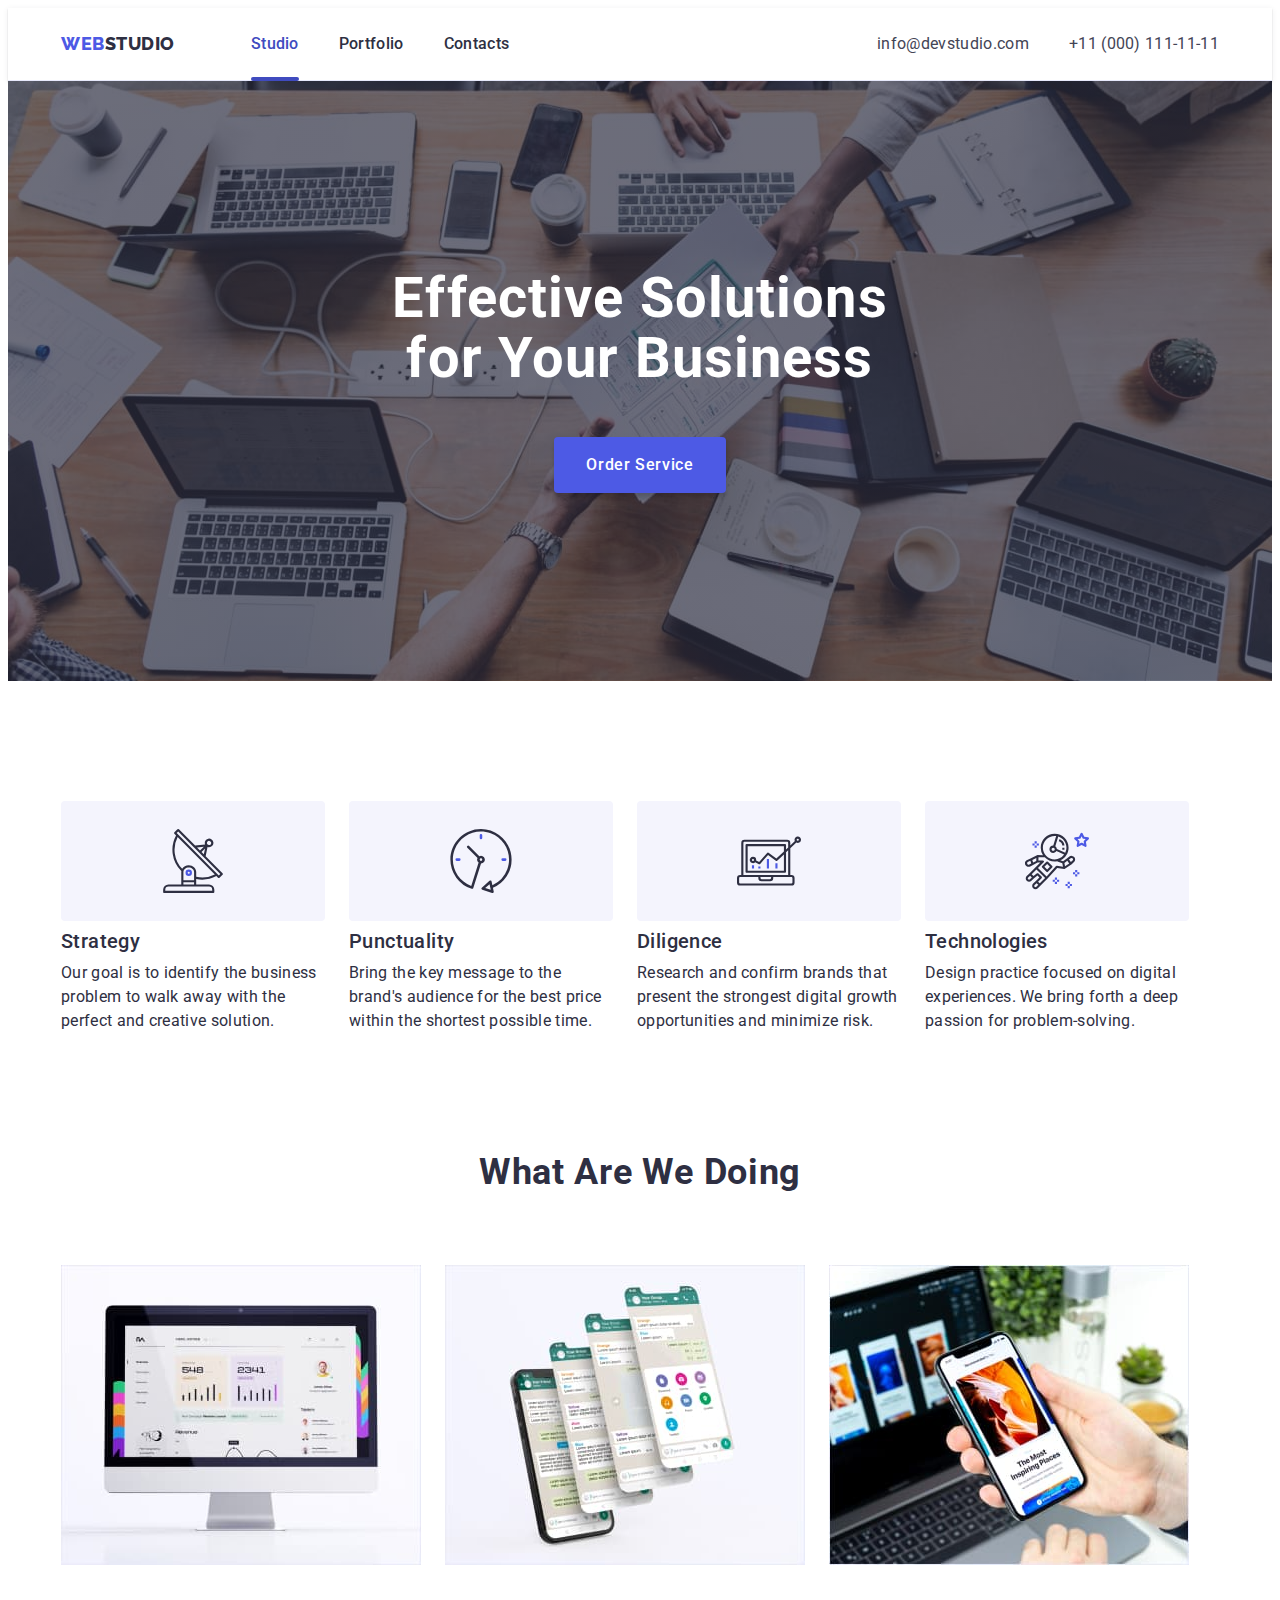
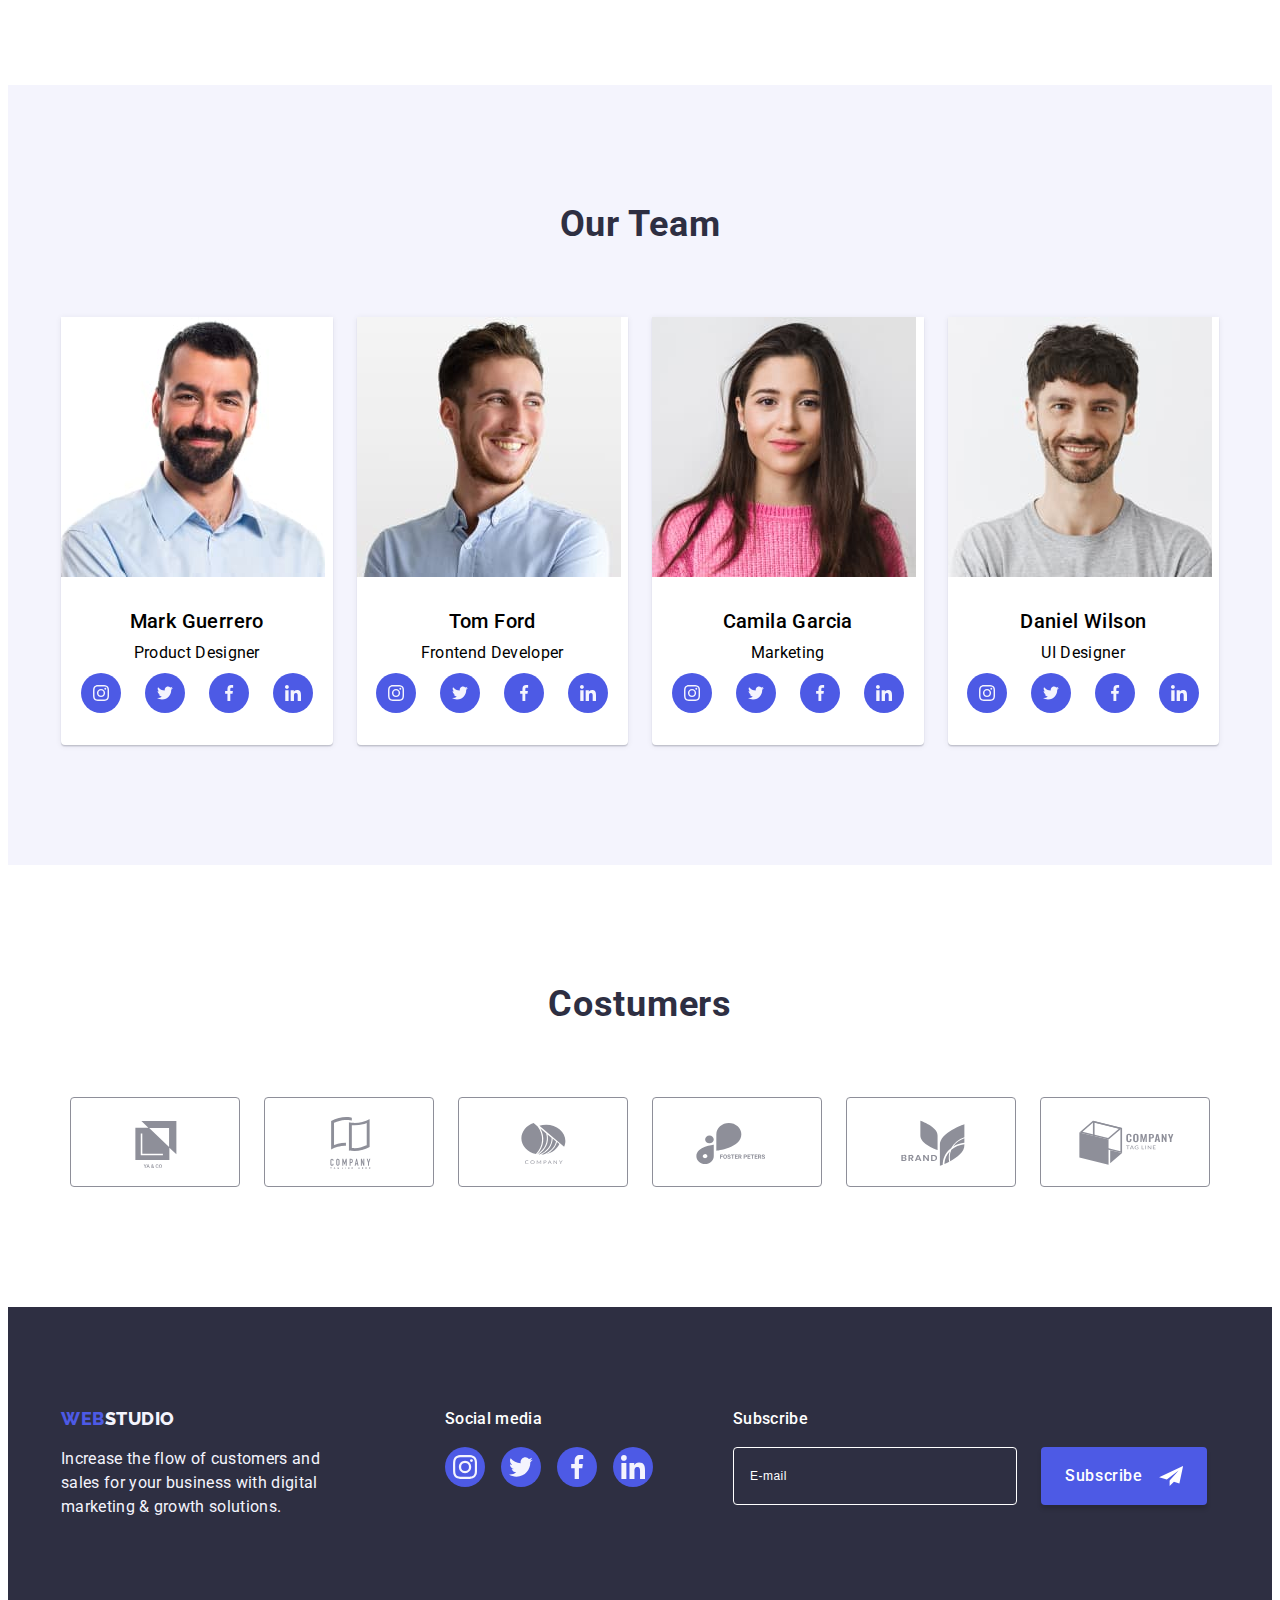
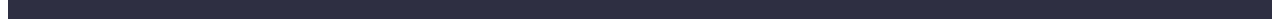
<file: index.html>
<!DOCTYPE html>
<html lang="en">

<head>
    <meta charset="UTF-8">
    <meta http-equiv="X-UA-Compatible" content="IE=edge">
    <meta name="viewport" content="width=device-width, initial-scale=1.0">
    <link rel="stylesheet" href="https://cdnjs.cloudflare.com/ajax/libs/modern-normalize/1.1.0/modern-normalize.min.css"
        integrity="sha512-wpPYUAdjBVSE4KJnH1VR1HeZfpl1ub8YT/NKx4PuQ5NmX2tKuGu6U/JRp5y+Y8XG2tV+wKQpNHVUX03MfMFn9Q=="
        crossorigin="anonymous" referrerpolicy="no-referrer" />
    <link href="https://fonts.googleapis.com/css2?family=Raleway:wght@800&family=Roboto:wght@400;500;700&display=swap"
        rel="stylesheet">
    <link rel="stylesheet" href="./css/styles.css">
    <title>Studio</title>
</head>

<body class="body">
    <header class="header">
        <div class="page-header container">
            <nav class=" main-nav">
                <a class="logo" href="./index.html">
                    <span class="logo-start">Web</span><span class="logo-header">Studio</span></a>
                <ul class="header-list list">
                    <li><a class="header-item currant-page" href="./index.html">Studio</a></li>
                    <li><a class="header-item" href="./portfolio.html">Portfolio</a></li>
                    <li><a class="header-item" href="">Contacts</a></li>

                </ul>
            </nav>

            <address class="main-address">
                <ul class="address-list list">
                    <li><a class="address-item" href="mailto:info@devstudio.com">info@devstudio.com</a></li>
                    <li><a class="address-item" href="tel:+110001111111">+11 (000) 111-11-11</a></li>
                </ul>

            </address>
        </div>


    </header>
    <main>
        <section class="hero hero-background">
            <div class="container">
                <h1 class="hero-text">Effective Solutions for Your Business</h1>
                <button class="hero-btn" type="button" data-modal-open>Order Service</button>
            </div>
        </section>
        <section class="advantages">
            <div class="container">
                <h2 hidden>Advantages</h2>
                <ul class="advantages-list list">
                    <li class="item">
                        <div class="advantages-icon"><svg width="64" height="64" class="icon">
                                <use href="./images/symbol-defs.svg#icon-satellite"></use>
                            </svg></div>
                        <h3 class="advantages-title">Strategy</h3>
                        <p class="advantages-text">Our goal is to identify the business problem to walk away with the
                            perfect and creative solution. </p>
                    </li>
                    <li class="item">
                        <div class="advantages-icon"><svg width="64" height="64" class="icon">
                                <use href="./images/symbol-defs.svg#icon-clock"></use>
                            </svg></div>
                        <h3 class="advantages-title">Punctuality</h3>
                        <p class="advantages-text">Bring the key message to the brand's audience for the best price
                            within
                            the shortest possible
                            time.</p>
                    </li>
                    <li class="item">
                        <div class="advantages-icon"><svg width="64" height="64" class="icon">
                                <use href="./images/symbol-defs.svg#icon-diagram"></use>
                            </svg></div>
                        <h3 class="advantages-title">Diligence</h3>
                        <p class="advantages-text">Research and confirm brands that present the strongest digital growth
                            opportunities and minimize
                            risk.</p>
                    </li>
                    <li class="item">
                        <div class="advantages-icon"><svg width="64" height="64" class="icon">
                                <use href="./images/symbol-defs.svg#icon-astronaut"></use>
                            </svg></div>
                        <h3 class="advantages-title">Technologies</h3>
                        <p class="advantages-text">Design practice focused on digital experiences. We bring forth a deep
                            passion for
                            problem-solving.</p>
                    </li>
                </ul>
            </div>
        </section>
        <section class="showcase">
            <div class="container">
                <h2 class="showcase-text">What are we doing</h2>
                <ul class="showcase-list list">
                    <li class="item"><img src="./images/img-example-1.jpg" alt="website-exaple" width="360"></li>
                    <li class="item"><img src="./images/img-example-2.jpg" alt="messager-example" width="360"></li>
                    <li class="item"><img src="./images/img-example-3.jpg" alt="mobile-example" width="360"></li>
                </ul>
            </div>
        </section>
        <section class="team-section">
            <div class="container">
                <h2 class="team-title">Our Team</h2>
                <ul class="team-list list">
                    <li class="item">
                        <img class="team-img" src="./images/img-team-member-1.jpg" alt="team member" width="264">
                        <h3 class="team-list-title">Mark Guerrero</h3>
                        <p class="team-list-text">Product Designer</p>
                        <ul class="social-links list">
                            <li><a href="" class="item-link"><svg class="icon" width="16" height="16">
                                        <use href="./images/symbol-defs.svg#icon-instagram"></use>
                                    </svg></a></li>
                            <li><a href="" class="item-link"><svg class="icon" width="16" height="16">
                                        <use href="./images/symbol-defs.svg#icon-twitter"></use>
                                    </svg></a></li>
                            <li><a href="" class="item-link"><svg class="icon" width="16" height="16">
                                        <use href="./images/symbol-defs.svg#icon-facebook"></use>
                                    </svg></a></li>
                            <li><a href="" class="item-link"><svg class="icon" width="16" height="16">
                                        <use href="./images/symbol-defs.svg#icon-linkedin"></use>
                                    </svg></a></li>
                        </ul>

                    </li>
                    <li class="item">
                        <img class="team-img" src="./images/img-team-member-2.jpg" alt="team member" width="264">
                        <h3 class="team-list-title">Tom Ford</h3>
                        <p class="team-list-text">Frontend Developer</p>
                        <ul class="social-links list">
                            <li><a href="" class="item-link"><svg class="icon" width="16" height="16">
                                        <use href="./images/symbol-defs.svg#icon-instagram"></use>
                                    </svg></a></li>
                            <li><a href="" class="item-link"><svg class="icon" width="16" height="16">
                                        <use href="./images/symbol-defs.svg#icon-twitter"></use>
                                    </svg></a></li>
                            <li><a href="" class="item-link"><svg class="icon" width="16" height="16">
                                        <use href="./images/symbol-defs.svg#icon-facebook"></use>
                                    </svg></a></li>
                            <li><a href="" class="item-link"><svg class="icon" width="16" height="16">
                                        <use href="./images/symbol-defs.svg#icon-linkedin"></use>
                                    </svg></a></li>
                        </ul>
                    </li>
                    <li class="item">
                        <img class="team-img" src="./images/img-team-member-3.jpg" alt="team member" width="264">
                        <h3 class="team-list-title">Camila Garcia</h3>
                        <p class="team-list-text">Marketing</p>
                        <ul class="social-links list">
                            <li><a href="" class="item-link"><svg class="icon" width="16" height="16">
                                        <use href="./images/symbol-defs.svg#icon-instagram"></use>
                                    </svg></a></li>
                            <li><a href="" class="item-link"><svg class="icon" width="16" height="16">
                                        <use href="./images/symbol-defs.svg#icon-twitter"></use>
                                    </svg></a></li>
                            <li><a href="" class="item-link"><svg class="icon" width="16" height="16">
                                        <use href="./images/symbol-defs.svg#icon-facebook"></use>
                                    </svg></a></li>
                            <li><a href="" class="item-link"><svg class="icon" width="16" height="16">
                                        <use href="./images/symbol-defs.svg#icon-linkedin"></use>
                                    </svg></a></li>
                        </ul>
                    </li>
                    <li class="item">
                        <img class="team-img" src="./images/img-team-member-4.jpg" alt="team member" width="264">
                        <h3 class="team-list-title">Daniel Wilson</h3>
                        <p class="team-list-text">UI Designer</p>
                        <ul class="social-links list">
                            <li><a href="" class="item-link"><svg class="icon" width="16" height="16">
                                        <use href="./images/symbol-defs.svg#icon-instagram"></use>
                                    </svg></a></li>
                            <li><a href="" class="item-link"><svg class="icon" width="16" height="16">
                                        <use href="./images/symbol-defs.svg#icon-twitter"></use>
                                    </svg></a></li>
                            <li><a href="" class="item-link"><svg class="icon" width="16" height="16">
                                        <use href="./images/symbol-defs.svg#icon-facebook"></use>
                                    </svg></a></li>
                            <li><a href="" class="item-link"><svg class="icon" width="16" height="16">
                                        <use href="./images/symbol-defs.svg#icon-linkedin"></use>
                                    </svg></a></li>
                        </ul>
                    </li>
                </ul>
            </div>
        </section>
        <section class="costumers">
            <div class="container">
                <h2 class="costumers-title">Costumers</h2>
                <ul class="costumers-list list">
                    <li class="item"><a href="" class="costumer-link"><svg class="icon" width="104" height="56">
                                <use href="./images/symbol-defs.svg#icon-ya-co"></use>
                            </svg></a></li>
                    <li class="item"><a href="" class="costumer-link"><svg class="icon" width="104" height="56">
                                <use href="./images/symbol-defs.svg#icon-tagline-here"></use>
                            </svg></a></li>
                    <li class="item"><a href="" class="costumer-link"><svg class="icon" width="104" height="56">
                                <use href="./images/symbol-defs.svg#icon-company"></use>
                            </svg></a></li>
                    <li class="item"><a href="" class="costumer-link"><svg class="icon" width="104" height="56">
                                <use href="./images/symbol-defs.svg#icon-foster-peters"></use>
                            </svg></a></li>
                    <li class="item"><a href="" class="costumer-link"><svg class="icon" width="104" height="56">
                                <use href="./images/symbol-defs.svg#icon-brand"></use>
                            </svg></a></li>
                    <li class="item"><a href="" class="costumer-link"><svg class="icon" width="104" height="56">
                                <use href="./images/symbol-defs.svg#icon-tag-line"></use>
                            </svg></a></li>
                </ul>
            </div>

        </section>
    </main>

    <footer class="footer">
        <div class="footer-container container">
            <div class="footer-wrap"><a class="logo" href="./index.html"><span class="logo-start">Web</span><span
                        class="logo-footer">Studio</span>
                </a>
                <p class="footer-text">Increase the flow of customers and sales for your business with digital marketing
                    & growth solutions.</p>
            </div>
            <div class="footer-wrap">
                <h4 class="footer-social-media">Social media</h4>
                <ul class="footer-social-links list">
                    <li><a href="#" class="footer-link"><svg class="icon" width="24" height="24">
                                <use href="./images/symbol-defs.svg#icon-instagram"></use>
                            </svg></a></li>
                    <li><a href="#" class="footer-link"><svg class="icon" width="24" height="24">
                                <use href="./images/symbol-defs.svg#icon-twitter"></use>
                            </svg></a></li>
                    <li><a href="#" class="footer-link"><svg class="icon" width="24" height="24">
                                <use href="./images/symbol-defs.svg#icon-facebook"></use>
                            </svg></a></li>
                    <li><a href="#" class="footer-link"><svg class="icon" width="24" height="24">
                                <use href="./images/symbol-defs.svg#icon-linkedin"></use>
                            </svg></a></li>
                </ul>
            </div>
            <div class="footer-wrap">
                <p class="footer-input-text">Subscribe</p>
                <form class="footer-form">
                    <label><input type="email" placeholder="E-mail" class="footer-input"></label>
                    <button class="footer-btn" type="submit">Subscribe<svg class="icon" width="24" height="20">
                            <use href="./images/symbol-defs.svg#icon-send"></use>
                        </svg></button>
                </form>

            </div>
        </div>
    </footer>
    <div class="backdrop is-hidden" data-modal>
        <div class="modal"><button type="button" class="backdrop-btn" data-modal-close><svg width="8" height="8"
                    class="modal-icon icon">
                    <use href="./images/symbol-defs.svg#icon-modal-close"></use>
                </svg></button>
            <p class="backdrop-title">Leave your contacts and we will call you back</p>
            <form class="modal-form">
                <div class="form-field"><label for="name" class="modal-label">Name</label><input type="text" name="name"
                        id="name" class="modal-input"><svg class="icon" width="18" height="24">
                        <use href="./images/symbol-defs.svg#icon-name">

                        </use>
                    </svg></div>

                <div class="form-field"><label for="tel" class="modal-label">Phone</label><input type="tel" name="tel"
                        id="tel" class="modal-input"><svg class="icon" width="18" height="24">
                        <use href="./images/symbol-defs.svg#icon-phone">

                        </use>
                    </svg>
                </div>
                <div class="form-field"><label for="e-mail" class="modal-label">E-mail</label><input type="email"
                        name="e-mail" id="e-mail" class="modal-input"><svg class="icon" width="18" height="24">
                        <use href="./images/symbol-defs.svg#icon-email">

                        </use>
                    </svg>
                </div>

                <div class="form-field"><label for="comment" class="modal-label">Comment</label><textarea name="comment"
                        id="comment" class="modal-input comment" placeholder="Text input"></textarea>
                </div>
                <div class="form-field privacy-wrap">
                    <label for="privacy" class="acceptance-text"><input type="checkbox" name="privacy" id="privacy"
                            class="label-checkbox"><span class="checkbox"></span>I accept the terms and conditions of
                        the<a href="#">Privacy Policy</a></label>
                </div>
                <div class="form-field"><button type="submit" class="modal-btn">Send</button></div>
            </form>



        </div>

    </div>
    <script src="./js/modal.js"></script>
</body>

</html>
</file>
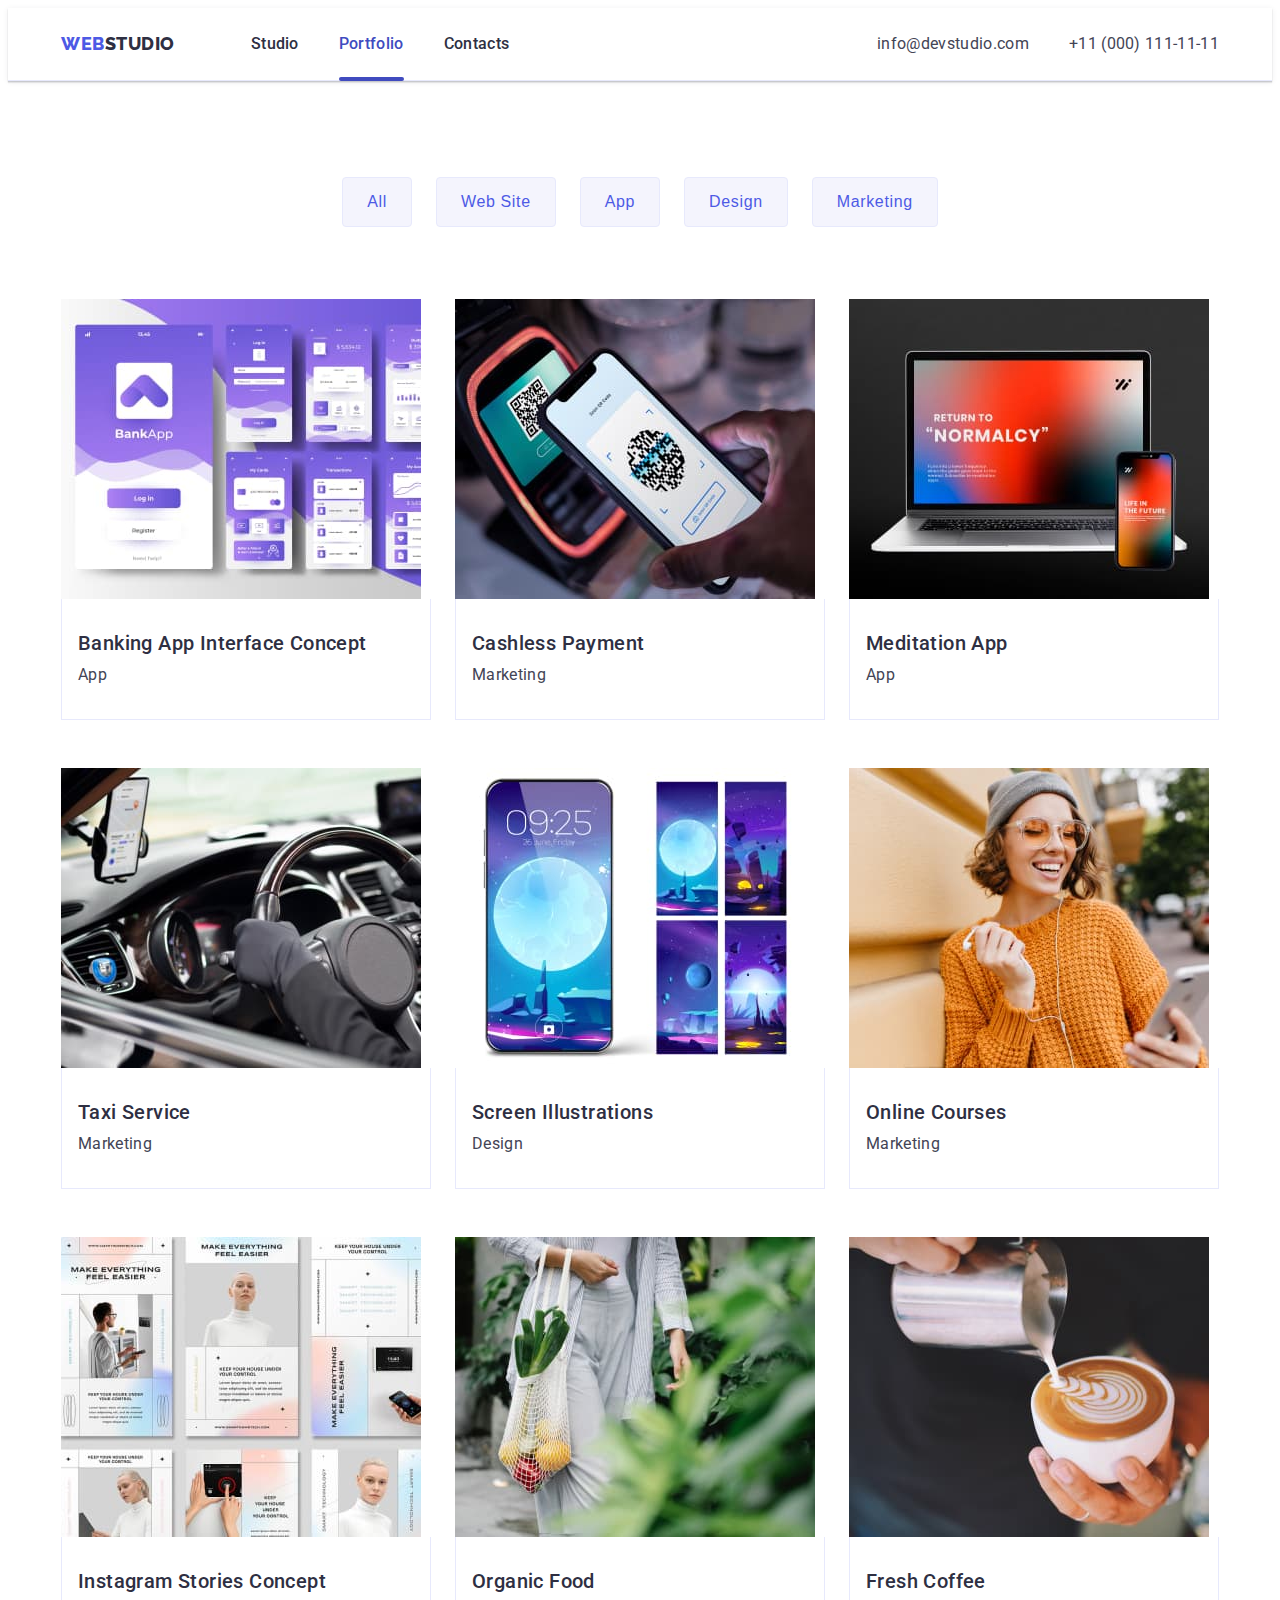
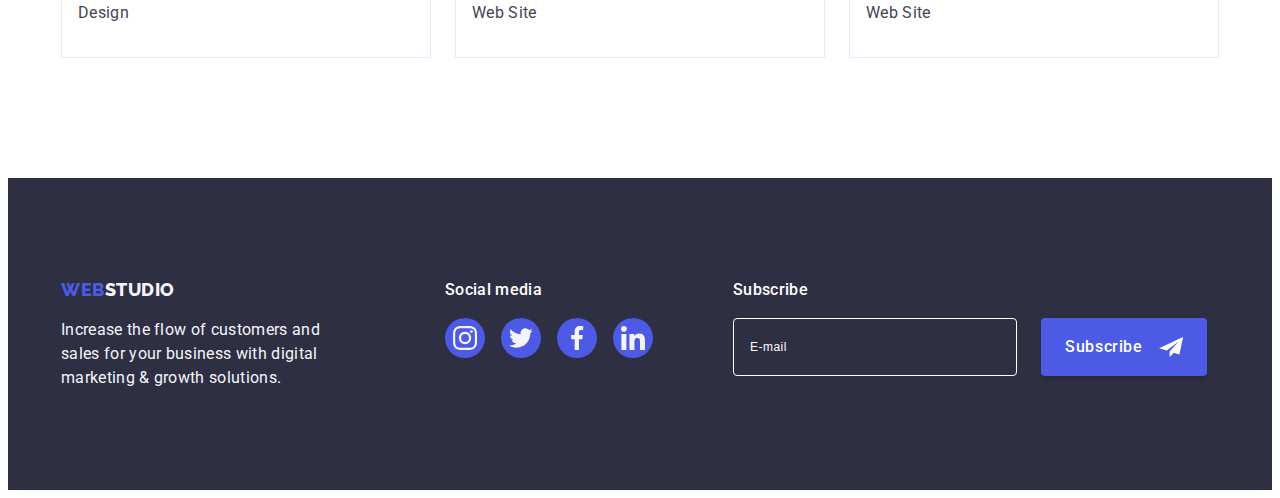
<file: portfolio.html>
<!DOCTYPE html>

<html lang="en">

<head>
    <meta charset="UTF-8">
    <meta http-equiv="X-UA-Compatible" content="IE=edge">
    <meta name="viewport" content="width=device-width, initial-scale=1.0">
    <link rel="stylesheet" href="https://cdnjs.cloudflare.com/ajax/libs/modern-normalize/1.1.0/modern-normalize.min.css"
        integrity="sha512-wpPYUAdjBVSE4KJnH1VR1HeZfpl1ub8YT/NKx4PuQ5NmX2tKuGu6U/JRp5y+Y8XG2tV+wKQpNHVUX03MfMFn9Q=="
        crossorigin="anonymous" referrerpolicy="no-referrer" />
    <link rel="preconnect" href="https://fonts.googleapis.com">
    <link rel="preconnect" href="https://fonts.gstatic.com" crossorigin>
    <link href="https://fonts.googleapis.com/css2?family=Raleway:wght@800&family=Roboto:wght@400;500;700&display=swap"
        rel="stylesheet">
    <link rel="stylesheet" href="./css/styles.css">
    <title>Portfolio</title>
</head>

<body class="body">
    <header class="header">
        <div class="page-header container">
            <nav class=" main-nav">
                <a class="logo" href="./index.html">
                    <span class="logo-start">Web</span><span class="logo-header">Studio</span></a>
                <ul class="header-list list">
                    <li><a class="header-item" href="./index.html">Studio</a></li>
                    <li><a class="header-item currant-page" href="./portfolio.html">Portfolio</a></li>
                    <li><a class="header-item" href="">Contacts</a></li>

                </ul>
            </nav>

            <address class="main-address">
                <ul class="address-list list">
                    <li><a class="address-item" href="mailto:info@devstudio.com">info@devstudio.com</a></li>
                    <li><a class="address-item" href="tel:+110001111111">+11 (000) 111-11-11</a></li>
                </ul>

            </address>
        </div>


    </header>
    <main>
        <section class="presentation">
            <div class="container">
                <h1 class="visually-hidden ">Work Examples</h1>
                <ul class="presentation-nav-list list">
                    <li><button class="nav-btn" type="button">All</button> </li>
                    <li><button class="nav-btn" type="button">Web Site</button></li>
                    <li><button class="nav-btn" type="button">App</button></li>
                    <li><button class="nav-btn" type="button">Design</button></li>
                    <li><button class="nav-btn" type="button">Marketing</button></li>
                </ul>
                <ul class="presentation-list list">
                    <li class="item">
                        <a class="presentation-link" href="">
                            <div class="presentation-cover-wrap"> <img src="./images/img-presentation-1.jpg" alt=""
                                    width="360">
                                <p class="presentation-cover-text">14 Stylish and User-Friendly App Design Concepts ·
                                    Task
                                    Manager App · Calorie Tracker App · Exotic Fruit Ecommerce App ·
                                    Cloud Storage App</p>
                            </div>
                            <div class="presentation-list-text">
                                <h2 class="presentation-title">Banking App Interface Concept</h2>
                                <p class="presentation-text">App</p>
                            </div>

                        </a>
                    </li>
                    <li class="item">
                        <a class="presentation-link" href="">
                            <div class="presentation-cover-wrap"> <img src="./images/img-presentation-2.jpg" alt=""
                                    width="360">
                                <p class="presentation-cover-text">14 Stylish and User-Friendly App Design Concepts ·
                                    Task
                                    Manager App · Calorie Tracker App · Exotic Fruit Ecommerce App ·
                                    Cloud Storage App</p>
                            </div>
                            <div class="presentation-list-text">
                                <h2 class="presentation-title">Cashless Payment</h2>
                                <p class="presentation-text">Marketing</p>
                            </div>
                        </a>
                    </li>
                    <li class="item">
                        <a class="presentation-link" href="">
                            <div class="presentation-cover-wrap"> <img src="./images/img-presentation-3.jpg" alt=""
                                    width="360">
                                <p class="presentation-cover-text">14 Stylish and User-Friendly App Design Concepts ·
                                    Task
                                    Manager App · Calorie Tracker App · Exotic Fruit Ecommerce App ·
                                    Cloud Storage App</p>
                            </div>
                            <div class="presentation-list-text">
                                <h2 class="presentation-title">Meditation App</h2>
                                <p class="presentation-text">App</p>
                            </div>
                        </a>
                    </li>
                    <li class="item">
                        <a class="presentation-link" href="">
                            <div class="presentation-cover-wrap"> <img src="./images/img-presentation-4.jpg" alt=""
                                    width="360">
                                <p class="presentation-cover-text">14 Stylish and User-Friendly App Design Concepts ·
                                    Task
                                    Manager App · Calorie Tracker App · Exotic Fruit Ecommerce App ·
                                    Cloud Storage App</p>
                            </div>
                            <div class="presentation-list-text">
                                <h2 class="presentation-title">Taxi Service</h2>
                                <p class="presentation-text">Marketing</p>
                            </div>
                        </a>
                    </li>
                    <li class="item">
                        <a class="presentation-link" href="">
                            <div class="presentation-cover-wrap"> <img src="./images/img-presentation-5.jpg" alt=""
                                    width="360">
                                <p class="presentation-cover-text">14 Stylish and User-Friendly App Design Concepts ·
                                    Task
                                    Manager App · Calorie Tracker App · Exotic Fruit Ecommerce App ·
                                    Cloud Storage App</p>
                            </div>
                            <div class="presentation-list-text">
                                <h2 class="presentation-title">Screen Illustrations</h2>
                                <p class="presentation-text">Design</p>
                            </div>
                        </a>
                    </li>
                    <li class="item">
                        <a class="presentation-link" href="">
                            <div class="presentation-cover-wrap"> <img src="./images/img-presentation-6.jpg" alt=""
                                    width="360">
                                <p class="presentation-cover-text">14 Stylish and User-Friendly App Design Concepts ·
                                    Task
                                    Manager App · Calorie Tracker App · Exotic Fruit Ecommerce App ·
                                    Cloud Storage App</p>
                            </div>
                            <div class="presentation-list-text">
                                <h2 class="presentation-title">Online Courses</h2>
                                <p class="presentation-text">Marketing</p>
                            </div>
                        </a>
                    </li>
                    <li class="item">
                        <a class="presentation-link" href="">
                            <div class="presentation-cover-wrap"> <img src="./images/img-presentation-7.jpg" alt=""
                                    width="360">
                                <p class="presentation-cover-text">14 Stylish and User-Friendly App Design Concepts ·
                                    Task
                                    Manager App · Calorie Tracker App · Exotic Fruit Ecommerce App ·
                                    Cloud Storage App</p>
                            </div>
                            <div class="presentation-list-text">
                                <h2 class="presentation-title">Instagram Stories Concept</h2>
                                <p class="presentation-text">Design</p>
                            </div>
                        </a>
                    </li>
                    <li class="item">
                        <a class="presentation-link" href="">
                            <div class="presentation-cover-wrap"> <img src="./images/img-presentation-8.jpg" alt=""
                                    width="360">
                                <p class="presentation-cover-text">14 Stylish and User-Friendly App Design Concepts ·
                                    Task
                                    Manager App · Calorie Tracker App · Exotic Fruit Ecommerce App ·
                                    Cloud Storage App</p>
                            </div>
                            <div class="presentation-list-text">
                                <h2 class="presentation-title">Organic Food</h2>
                                <p class="presentation-text">Web Site</p>
                            </div>
                        </a>
                    </li>
                    <li class="item">
                        <a class="presentation-link" href="">
                            <div class="presentation-cover-wrap"> <img src="./images/img-presentation-9.jpg" alt=""
                                    width="360">
                                <p class="presentation-cover-text">14 Stylish and User-Friendly App Design Concepts ·
                                    Task
                                    Manager App · Calorie Tracker App · Exotic Fruit Ecommerce App ·
                                    Cloud Storage App</p>
                            </div>
                            <div class="presentation-list-text">
                                <h2 class="presentation-title">Fresh Coffee</h2>
                                <p class="presentation-text">Web Site</p>
                            </div>
                        </a>
                    </li>
                </ul>
            </div>
        </section>

    </main>
    <footer class="footer">
        <div class="footer-container container">
            <div class="footer-wrap"><a class="logo" href="./index.html"><span class="logo-start">Web</span><span
                        class="logo-footer">Studio</span>
                </a>
                <p class="footer-text">Increase the flow of customers and sales for your business with digital marketing
                    & growth solutions.</p>
            </div>
            <div class="footer-wrap">
                <h4 class="footer-social-media">Social media</h4>
                <ul class="footer-social-links list">
                    <li><a href="#" class="footer-link"><svg class="icon" width="24" height="24">
                                <use href="./images/symbol-defs.svg#icon-instagram"></use>
                            </svg></a></li>
                    <li><a href="#" class="footer-link"><svg class="icon" width="24" height="24">
                                <use href="./images/symbol-defs.svg#icon-twitter"></use>
                            </svg></a></li>
                    <li><a href="#" class="footer-link"><svg class="icon" width="24" height="24">
                                <use href="./images/symbol-defs.svg#icon-facebook"></use>
                            </svg></a></li>
                    <li><a href="#" class="footer-link"><svg class="icon" width="24" height="24">
                                <use href="./images/symbol-defs.svg#icon-linkedin"></use>
                            </svg></a></li>
                </ul>
            </div>
            <div class="footer-wrap">
                <p class="footer-input-text">Subscribe</p>
                <form class="footer-form">
                    <label><input type="email" placeholder="E-mail" class="footer-input"></label>
                    <button class="footer-btn" type="submit">Subscribe<svg class="icon" width="24" height="20">
                            <use href="./images/symbol-defs.svg#icon-send"></use>
                        </svg></button>
                </form>

            </div>
        </div>
    </footer>
</body>

</html>
</file>
<file: css/styles.css>
:root {
  --main-color: #2e2f42;
  --contact-color: #434455;
  --h1-color: #ffffff;
  --header-action-color: #404bbf;
  --background-btn-color: #4d5ae5;
  --background-btn-hover-color: #404bbf;
  --btn-text-color: #ffffff;
  --btn-nohover-text-color: #4d5ae5;
  --btn-hover-text-color: #ffffff;
  --btn-nohover-background-color: #f4f4fd;
  --btn-hover-background-color: #404bbf;
  --background-color: #f4f4fd;
  --team-text-color: #434455;
  --team-background-color: #ffffff;
  --footer-text-color: #f4f4fd;
  --logo-main-color: #4d5ae5;
  --logo-footer-color: #f4f4fd;
  --logo-header-color: #2e2f42;
  --accent-color: rgba(231, 233, 252, 1);
  --backdrop-background-color: rgba(46, 47, 66, 0.4);
  --modal-background-color: #fcfcfc;
}

/* BODY */
.body {
  font-family: "Roboto", sans-serif;
}
/* LOGO */
.logo-start {
  font-family: "Raleway";

  font-weight: 800;
  font-size: 18px;
  line-height: 1.33;
  letter-spacing: 0.03em;
  color: var(--logo-main-color);
  text-transform: uppercase;
}
.logo-header {
  font-family: "Raleway";

  font-weight: 800;
  font-size: 18px;
  line-height: 1.33;
  letter-spacing: 0.03em;
  text-transform: uppercase;
  text-decoration: none;
  color: var(--logo-header-color);
}
.logo-footer {
  font-family: "Raleway";

  font-weight: 800;
  font-size: 18px;
  line-height: 21px;

  letter-spacing: 0.03em;
  text-transform: uppercase;
  color: var(--logo-footer-color);
}

.logo {
  text-decoration: none;
  display: block;
}

/* DEFAULT */
img {
  display: block;
  max-width: 100%;
  height: auto;
}
.container {
  width: 1158px;
  margin: 0 auto;
  padding: 0 15px 0 15px;
}
h1,
h2,
h3,
h4,
ul,
li,
p,
a,
span {
  margin: 0;
}
.list {
  list-style: none;
  padding: 0;
  margin: 0;
}
.no-scroll {
  overflow: hidden;
}
/* ICONS */
.icon {
  fill: currentColor;
}

/* HEADER */
.header {
  padding-top: 24px;
  padding-bottom: 24px;
  border-bottom: 1px solid var(--accent-color);
  box-shadow: 0px 2px 1px rgba(46, 47, 66, 0.08),
    0px 1px 1px rgba(46, 47, 66, 0.16), 0px 1px 6px rgba(46, 47, 66, 0.08);
}
.page-header {
  display: flex;
  align-items: center;
}
.main-nav {
  display: flex;
  align-items: center;
}

.header-list {
  list-style: none;
  display: flex;

  gap: 40px;
  padding: 0;
  margin-left: 76px;
}
.header-list > li {
  position: relative;
}
.header-item {
  display: block;

  text-decoration: none;
  font-weight: 500;
  font-size: 16px;
  line-height: 1.5;
  letter-spacing: 0.02em;
  color: var(--main-color);
  transition-property: color;
  transition-duration: 250ms;
  transition-timing-function: cubic-bezier(0.4, 0, 0.2, 1);
}
.header-item:active,
.header-item:hover,
.header-item:focus {
  color: var(--header-action-color);
}
.header-item.currant-page {
  color: var(--header-action-color);
}
.header-item.currant-page::after {
  display: block;
  position: absolute;
  top: 45px;
  content: "";
  width: 100%;
  height: 4px;
  border-radius: 2px;
  border-color: var(--header-action-color);
  background-color: var(--header-action-color);
}
/* ADDRESS */
.main-address {
  display: flex;
  margin-left: auto;
}
.address-list {
  list-style: none;
  display: flex;
  gap: 40px;
  padding: 0;
  margin: 0;
}
.address-item {
  display: block;
  font-style: normal;
  font-size: 16px;
  line-height: 1.5;

  letter-spacing: 0.02em;
  color: var(--contact-color);
  text-decoration: none;
  transition-property: color;
  transition-duration: 250ms;
  transition-timing-function: cubic-bezier(0.4, 0, 0.2, 1);
}
.address-item:active,
.address-item:hover,
.address-item:focus {
  color: var(--header-action-color);
}

/* MAIN */
/* HERO */
.hero {
  padding-bottom: 188px;
  padding-top: 188px;

  background-color: var(--main-color);

  text-align: center;
}
.hero-background {
  max-width: 1440px;
  margin-left: auto;
  margin-right: auto;
  background-image: linear-gradient(
      rgba(46, 47, 66, 0.7),
      rgba(46, 47, 66, 0.7)
    ),
    url(../images/background-hero.jpg);
  background-repeat: no-repeat;
  background-position: center;
  background-size: cover;
}
.hero-text {
  margin: 0 auto 48px auto;
  max-width: 496px;

  color: var(--h1-color);
  font-weight: 700;
  font-size: 56px;
  line-height: 1.07;
  letter-spacing: 0.02em;
}
.hero-btn {
  min-width: 169px;

  background-color: var(--background-btn-color);
  font-family: inherit;
  font-style: inherit;
  font-weight: 500;
  font-size: 16px;
  line-height: 1.5;
  letter-spacing: 0.04em;
  color: var(--btn-text-color);
  padding: 16px 32px;
  border-radius: 4px;
  box-shadow: 0px 4px 4px rgba(0, 0, 0, 0.15);
  border: transparent;
  cursor: pointer;
  transition-property: background-color;
  transition-duration: 250ms;
  transition-timing-function: cubic-bezier(0.4, 0, 0.2, 1);
}
.hero-btn:hover,
.hero-btn:focus {
  background-color: var(--background-btn-hover-color);
}
/* ADVANTAGES */
.advantages {
  padding-bottom: 120px;
  padding-top: 120px;
}
.advantages-list {
  display: flex;
  gap: 24px;
}
.advantages-list > .item {
  width: 264px;
}
.advantages-title {
  margin: 8px 0;

  font-weight: 500;
  font-size: 20px;
  line-height: 1.2;

  letter-spacing: 0.02em;
  color: var(--main-color);
}
.advantages-text {
  font-size: 16px;
  line-height: 1.5;

  letter-spacing: 0.02em;
  color: var(--main-color);
}
.advantages-icon {
  display: flex;
  justify-content: center;
  align-items: center;
  background-color: #f4f4fd;
  border-radius: 4px;

  height: 120px;
}

/* SHOWCASE */
.showcase {
  padding-bottom: 120px;
}
.showcase-text {
  margin-bottom: 72px;
  color: var(--main-color);
  font-weight: 700;
  font-size: 36px;
  line-height: 1.11;

  text-align: center;
  letter-spacing: 0.02em;
  text-transform: capitalize;
}
.showcase-list {
  display: flex;
  list-style: none;
  gap: 24px;
}
.showcase-list > .item {
  width: calc((100%-48px) / 3);
}
/* TEAM */

.team-title {
  margin-bottom: 72px;

  font-weight: 700;
  font-size: 36px;
  line-height: 1.11;

  text-align: center;
  letter-spacing: 0.02em;
  text-transform: capitalize;
  color: var(--main-color);
}
.team-section {
  padding: 120px 0;
  background-color: var(--background-color);
}
.team-list {
  display: flex;
  gap: 24px;
}
.team-member {
  display: block;
}
.team-list > .item {
  width: calc((100% - 72px) / 4);
  background-color: var(--team-background-color);
  box-shadow: 0px 1px 6px rgba(46, 47, 66, 0.08),
    0px 1px 1px rgba(46, 47, 66, 0.16), 0px 2px 1px rgba(46, 47, 66, 0.08);
  border-radius: 0px 0px 4px 4px;
  padding-bottom: 32px;
}
.team-list-title {
  margin-top: 32px;
  margin-bottom: 8px;

  font-weight: 500;
  font-size: 20px;
  line-height: 1.2;

  letter-spacing: 0.02em;
  text-align: center;
}
.team-list-text {
  margin-bottom: 8px;
  font-size: 16px;
  line-height: 1.5;
  text-align: center;
  letter-spacing: 0.02em;
}
.item > .team-img {
  display: block;
}
.social-links {
  display: flex;
  gap: 24px;
  justify-content: center;
}
.item-link {
  display: flex;
  justify-content: center;
  align-items: center;
  background-color: #4d5ae5;
  width: 40px;
  height: 40px;
  border-radius: 50%;
  color: #f4f4fd;
  transition-property: background-color;
  transition-duration: 250ms;
  transition-timing-function: cubic-bezier(0.4, 0, 0.2, 1);
}
.item-link:hover,
.item-link:focus {
  background-color: #404bbf;
}

/* COSTUMERS */
.costumers {
  padding: 120px 0;
}
.costumers-title {
  margin-bottom: 72px;

  font-weight: 700;
  font-size: 36px;
  line-height: 1.11;

  text-align: center;
  letter-spacing: 0.02em;

  color: var(--main-color);
}
.costumers-list {
  display: flex;
  justify-content: center;
  gap: 24px;
}
.costumer-link {
  display: flex;
  justify-content: center;
  align-items: center;
  color: #8e8f99;

  border: 1px solid rgba(142, 143, 153, 1);
  border-radius: 4px;
  width: 168px;
  height: 88px;
  transition-property: border-color, color;
  transition-duration: 250ms;
  transition-timing-function: cubic-bezier(0.4, 0, 0.2, 1);
}

.costumer-link:hover,
.costumer-link:focus {
  border-color: #404bbf;
  color: #404bbf;
}
/* FOOTER */
.footer {
  background-color: var(--main-color);
  padding-top: 100px;
  padding-bottom: 100px;
}
.footer-container {
  display: flex;
}
.footer-wrap:nth-child(2) {
  margin-left: 120px;
  margin-right: 80px;
}
.footer-text {
  display: inline-block;
  margin-top: 16px;

  font-size: 16px;
  line-height: 1.5;

  letter-spacing: 0.02em;
  color: var(--footer-text-color);
  max-width: 264px;
}
.footer-social-media {
  font-weight: 500;
  margin-bottom: 16px;
  font-size: 16px;
  line-height: 1.5;
  letter-spacing: 0.02em;
  color: #ffffff;
}
.footer-social-links {
  display: flex;
  gap: 16px;
  justify-content: center;
}
.footer-link {
  display: flex;
  justify-content: center;
  align-items: center;
  background-color: #4d5ae5;
  width: 40px;
  height: 40px;
  border-radius: 50%;
  color: #f4f4fd;
  transition-property: background-color;
  transition-duration: 250ms;
  transition-timing-function: cubic-bezier(0.4, 0, 0.2, 1);
}
.footer-link:hover,
.footer-link:focus {
  background-color: rgba(49, 208, 170, 1);
}
.footer-form {
  display: flex;
  gap: 24px;
}
.footer-input {
  display: inline-block;
  border: 1px solid WHITE;
  border-radius: 4px;
  font-size: 12px;
  line-height: 1.17;

  letter-spacing: 0.04em;
  min-height: 40px;
  min-width: 264px;
  height: 40px;
  color: WHITE;
  padding-left: 16px;
  padding-top: 8px;
  padding-bottom: 8px;

  background-color: inherit;
}
.footer-input:focus {
  border-color: #4d5ae5;
  outline: none;
}
.footer-input-text {
  margin-bottom: 16px;
  font-weight: 500;
  font-size: 16px;
  line-height: 1.5;
  letter-spacing: 0.02em;
  color: #ffffff;
}
.footer-input::placeholder {
  font-weight: 400;
  font-size: 12px;
  line-height: 2;
  color: #ffffff;
  letter-spacing: 0.04em;
}

.footer-btn {
  display: flex;
  align-items: center;
  justify-content: center;
  gap: 16px;
  background-color: var(--background-btn-color);
  font-family: inherit;
  font-style: inherit;
  font-weight: 500;
  font-size: 16px;
  line-height: 1.5;
  letter-spacing: 0.04em;
  color: var(--btn-text-color);
  padding: 8px 24px;
  border-radius: 4px;
  box-shadow: 0px 4px 4px rgba(0, 0, 0, 0.15);
  border: transparent;
  cursor: pointer;
  transition-property: background-color;
  transition-duration: 250ms;
  transition-timing-function: cubic-bezier(0.4, 0, 0.2, 1);
}
.footer-btn:hover,
.footer-btn:focus {
  background-color: var(--background-btn-hover-color);
}
/* PORTFOLIO PAGE */
.visually-hidden {
  position: fixed;
  transform: scale(0);
}
.presentation {
  padding-top: 96px;
  padding-bottom: 120px;
}
.presentation-nav-list {
  display: flex;
  justify-content: center;
  gap: 24px;
  margin-bottom: 72px;
}

.nav-btn {
  font-weight: 500;
  font-size: 16px;
  line-height: 1.5;
  border-radius: 4px;
  letter-spacing: 0.04em;
  color: var(--btn-nohover-text-color);
  background-color: var(--btn-nohover-background-color);
  padding: 12px 24px;
  border: 1px solid var(--accent-color);
  cursor: pointer;
  transition-property: box-shadow, border-color, color, background-color;
  transition-duration: 250ms;
  transition-timing-function: cubic-bezier(0.4, 0, 0.2, 1);
}
.nav-btn:hover,
.nav-btn:focus {
  background-color: var(--btn-hover-background-color);
  color: var(--btn-hover-text-color);
  border-color: var(--background-btn-hover-color);
  box-shadow: 0px 3px 1px rgba(0, 0, 0, 0.1), 0px 2px 1px rgba(0, 0, 0, 0.08),
    0px 2px 2px rgba(0, 0, 0, 0.12);
}
.presentation-list {
  display: flex;
  flex-wrap: wrap;
  gap: 48px 24px;
}
.presentation-list > .item {
  width: calc((100% - 48px) / 3);
}

.presentation-list-text {
  border: 1px solid var(--accent-color);
  padding: 32px 16px;
  border-top: transparent;
}
.presentation-title {
  margin-bottom: 8px;
  font-weight: 500;
  font-size: 20px;
  line-height: 1.2;

  letter-spacing: 0.02em;
  color: var(--main-color);
}
.presentation-text {
  font-size: 16px;
  line-height: 1.5;

  letter-spacing: 0.02em;
  color: var(--contact-color);
}
.presentation-link {
  text-decoration: none;
  display: block;
  transition-property: box-shadow;
  transition-duration: 250ms;
  transition-timing-function: cubic-bezier(0.4, 0, 0.2, 1);
}

.presentation-link:hover,
.presentation-link:focus {
  box-shadow: 0px 1px 6px rgba(46, 47, 66, 0.08),
    0px 1px 1px rgba(46, 47, 66, 0.16), 0px 2px 1px rgba(46, 47, 66, 0.08);
}
.presentation-link:hover .presentation-cover-text,
.presentation-link:focus .presentation-cover-text {
  transform: translate(0);
}
/* TRANSITION PORTFOLIO */
.presentation-cover-wrap {
  position: relative;
  overflow: hidden;
}
.presentation-cover-text {
  font-size: 16px;
  line-height: 1.5;

  letter-spacing: 0.02em;

  color: #f4f4fd;

  position: absolute;
  top: 0;

  height: 100%;
  background-color: var(--background-btn-color);
  padding-top: 40px;
  padding-left: 32px;
  padding-right: 32px;
  transform: translateY(100%);
  transition: transform 250ms cubic-bezier(0.4, 0, 0.2, 1);
}
/* BACKDROP */
.backdrop {
  position: fixed;
  top: 0;
  width: 100%;
  height: 100%;
  background-color: var(--backdrop-background-color);
  transition: opacity 250ms cubic-bezier(0.4, 0, 0.2, 1),
    visibility 250ms cubic-bezier(0.4, 0, 0.2, 1);
}
.backdrop.is-hidden .modal {
  transform: translate(-50%, -50%) scale(0);
}
/* MODAL */
.modal {
  position: absolute;
  top: 50%;
  left: 50%;
  transform: translate(-50%, -50%) scale(1);
  transition: transform 250ms cubic-bezier(0.4, 0, 0.2, 1);

  width: 408px;
  min-height: 576px;
  box-shadow: 0px 1px 1px rgba(0, 0, 0, 0.14), 0px 1px 3px rgba(0, 0, 0, 0.12),
    0px 2px 1px rgba(0, 0, 0, 0.2);
  border-radius: 4px;
  background-color: var(--modal-background-color);
  padding: 72px 24px 24px;
}
.modal-icon {
  fill: currentColor;
}
.backdrop-btn {
  position: absolute;
  padding: 0;
  top: 24px;
  right: 24px;
  display: flex;
  cursor: pointer;
  border: 1px solid rgba(0, 0, 0, 0.1);
  border-radius: 50%;
  width: 24px;
  height: 24px;
  background-color: #e7e9fc;
  color: rgba(46, 47, 66, 1);
  justify-content: center;
  align-items: center;
}
.backdrop-btn:is(:hover, :focus) {
  background-color: #404bbf;
  color: rgba(255, 255, 255, 1);
}
.is-hidden {
  opacity: 0;
  visibility: hidden;
  pointer-events: none;
}
.backdrop-title {
  font-size: 16px;
  line-height: 1.5;
  font-weight: 500;
  text-align: center;
  letter-spacing: 0.02em;
  color: var(--main-color);
  margin-bottom: 16px;
}

.form-field:not(:last-child) {
  margin-bottom: 8px;
}

.form-field:nth-child(5) {
  margin-bottom: 24px;
  margin-top: 16px;
}
.form-field:nth-child(4) {
  margin: 0;
}
.form-field {
  position: relative;
}
.form-field > .icon {
  position: absolute;
  top: 50%;
  transform: translateY(-10%);
  left: 16px;
  fill: currentColor;
  transition-property: fill;
  transition-duration: 250ms;
  transition-timing-function: cubic-bezier(0.4, 0, 0.2, 1);
}
.modal-input {
  display: block;
  border: 1px solid rgba(46, 47, 66, 0.4);
  border-radius: 4px;
  background-color: rgba(252, 252, 252, 1);
  font-weight: 500;
  font-size: 16px;
  line-height: 1.5;
  letter-spacing: 0.02em;
  width: 100%;
  height: 40px;
  color: var(--main-color);
  padding-top: 11px;
  padding-left: 38px;
  padding-bottom: 11px;
  transition-property: border-color;
  transition-duration: 250ms;
  transition-timing-function: cubic-bezier(0.4, 0, 0.2, 1);
}
.modal-input:focus {
  border-color: rgba(77, 90, 229, 1);
}
.modal-input:focus ~ .icon {
  fill: #4d5ae5;
}
.modal-label {
  display: block;
  font-size: 12px;
  line-height: 1.17;
  margin-bottom: 4px;
  letter-spacing: 0.01em;

  color: #8e8f99;
}
.modal-btn {
  display: block;
  margin: 0 auto;
  min-width: 169px;

  background-color: var(--background-btn-color);
  font-family: inherit;
  font-style: inherit;
  font-weight: 500;
  font-size: 16px;
  line-height: 1.5;
  letter-spacing: 0.04em;
  color: var(--btn-text-color);
  padding: 16px 32px;
  border-radius: 4px;
  box-shadow: 0px 4px 4px rgba(0, 0, 0, 0.15);
  border: transparent;
  cursor: pointer;
  transition-property: background-color;
  transition-duration: 250ms;
  transition-timing-function: cubic-bezier(0.4, 0, 0.2, 1);
}
.modal-btn:is(:hover, :focus) {
  background-color: var(--background-btn-hover-color);
}
.comment {
  min-height: 120px;
  resize: none;
  width: 100%;
  padding: 8px 16px;
}

.form-field > a {
  font-size: 12px;
  line-height: 1.33;

  letter-spacing: 0.04em;
  color: #4d5ae5;
}
.acceptance-text {
  padding-left: 24px;
  font-size: 12px;
  line-height: 1.33;

  letter-spacing: 0.04em;
  color: #8e8f99;
}
.label-checkbox {
  display: inline-block;
  -webkit-appearance: none;
  appearance: none;
}
.checkbox {
  position: absolute;
  top: 50%;
  left: 0;
  transform: translateY(-50%);
  display: inline-block;
  border: 1px solid rgba(46, 47, 66, 0.4);
  border-radius: 2px;
  width: 16px;
  height: 16px;
  margin-right: 8px;
}
.label-checkbox:checked + .checkbox {
  background-color: rgba(64, 75, 191, 1);
  border-color: rgba(64, 75, 191, 1);
  background-image: url(../images/Vector.svg);
  background-repeat: no-repeat;
  background-position: 50% 50%;
}
.privacy-wrap {
  position: relative;
}
</file>
